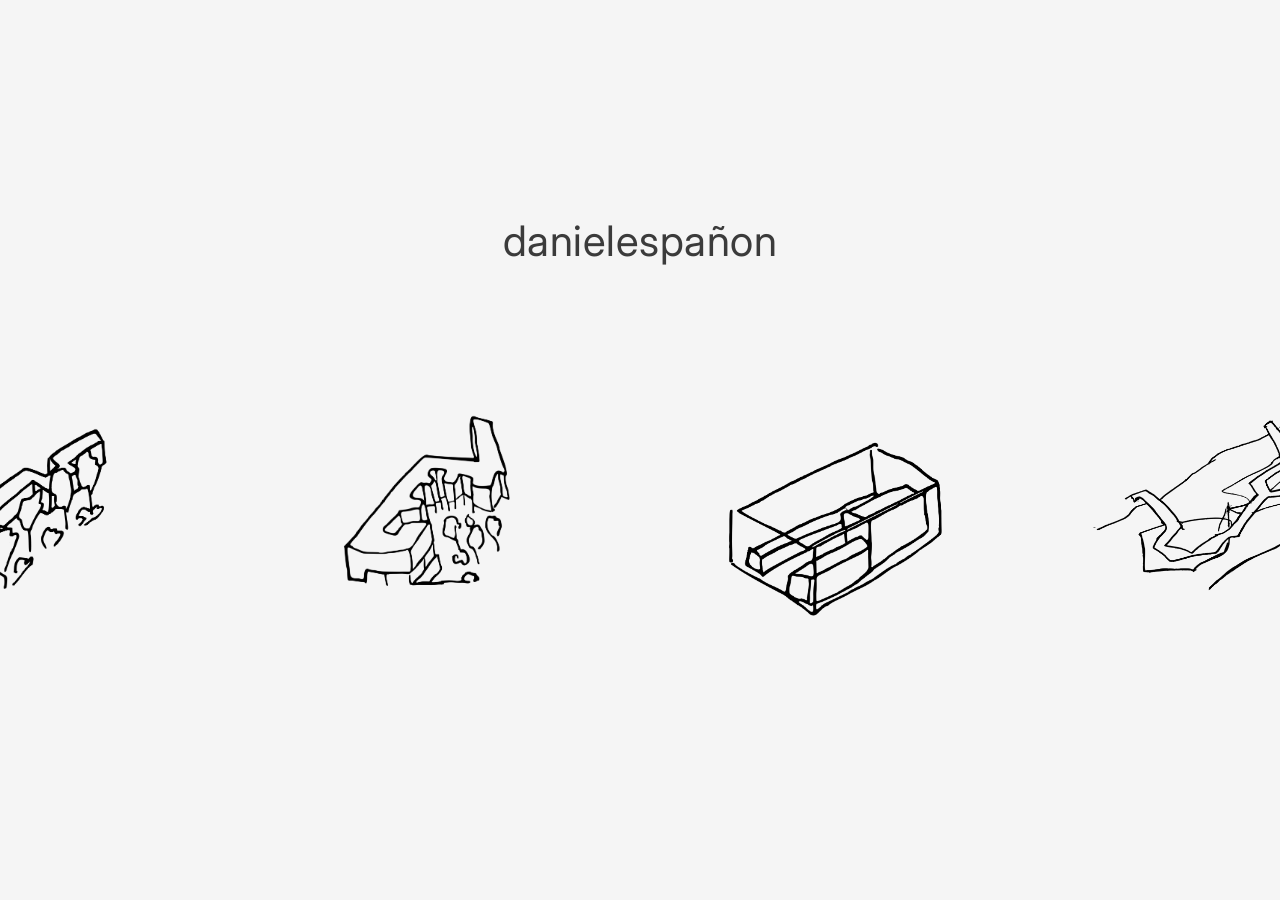
<file: index.html>
<!DOCTYPE html>
<html lang="en">

<head>
    <meta charset="UTF-8">
    <meta name="viewport" content="width=device-width, initial-scale=1.0">
    <title>danielespanon</title>
    <link rel="stylesheet" href="style.css">
    <link rel="preconnect" href="https://fonts.googleapis.com">
    <meta name="viewport" content="width=device-width, initial-scale=1.0">
    <link rel="icon" type="image/png" href="images/favicon.png">
<link rel="preconnect" href="https://fonts.gstatic.com" crossorigin>
<link href="https://fonts.googleapis.com/css2?family=Montserrat:ital,wght@0,100..900;1,100..900&display=swap" rel="stylesheet">

</head>

<link href="https://fonts.googleapis.com/css2?family=Inter:wght@300;400&family=Playfair+Display:wght@400;600&display=swap" rel="stylesheet">

<body>


  
  <section class="indice">
    <h1>danielespañon</h1>

<div class="grid">

    <a href="proyecto1.html" class="item" >
     <img src="images/indice 1.png" class="img-base">
     <img src="images/viviendas berlin.png" class="img-hover">
    </a>

    <a href="proyecto2.html" class="item">
     <img src="images/indice 2.png" class="img-base">
      <img src="images/san fiacre college.png" class="img-hover">
    </a>

    <a href="proyecto3.html" class="item">
       <img src="images/indice 3.png" class="img-base">
       <img src="images/la caja de los angeles.png" class="img-hover">
    </a>

    <a href="proyecto4.html" class="item">
      <img src="images/indice 44.png" class="img-base">
      <img src="images/bahariye bridge.png" class="img-hover">
    </a>

</div>

  

  

    

 <script src="javascript.js" defer></script>
      
</body>
</html>
</file>
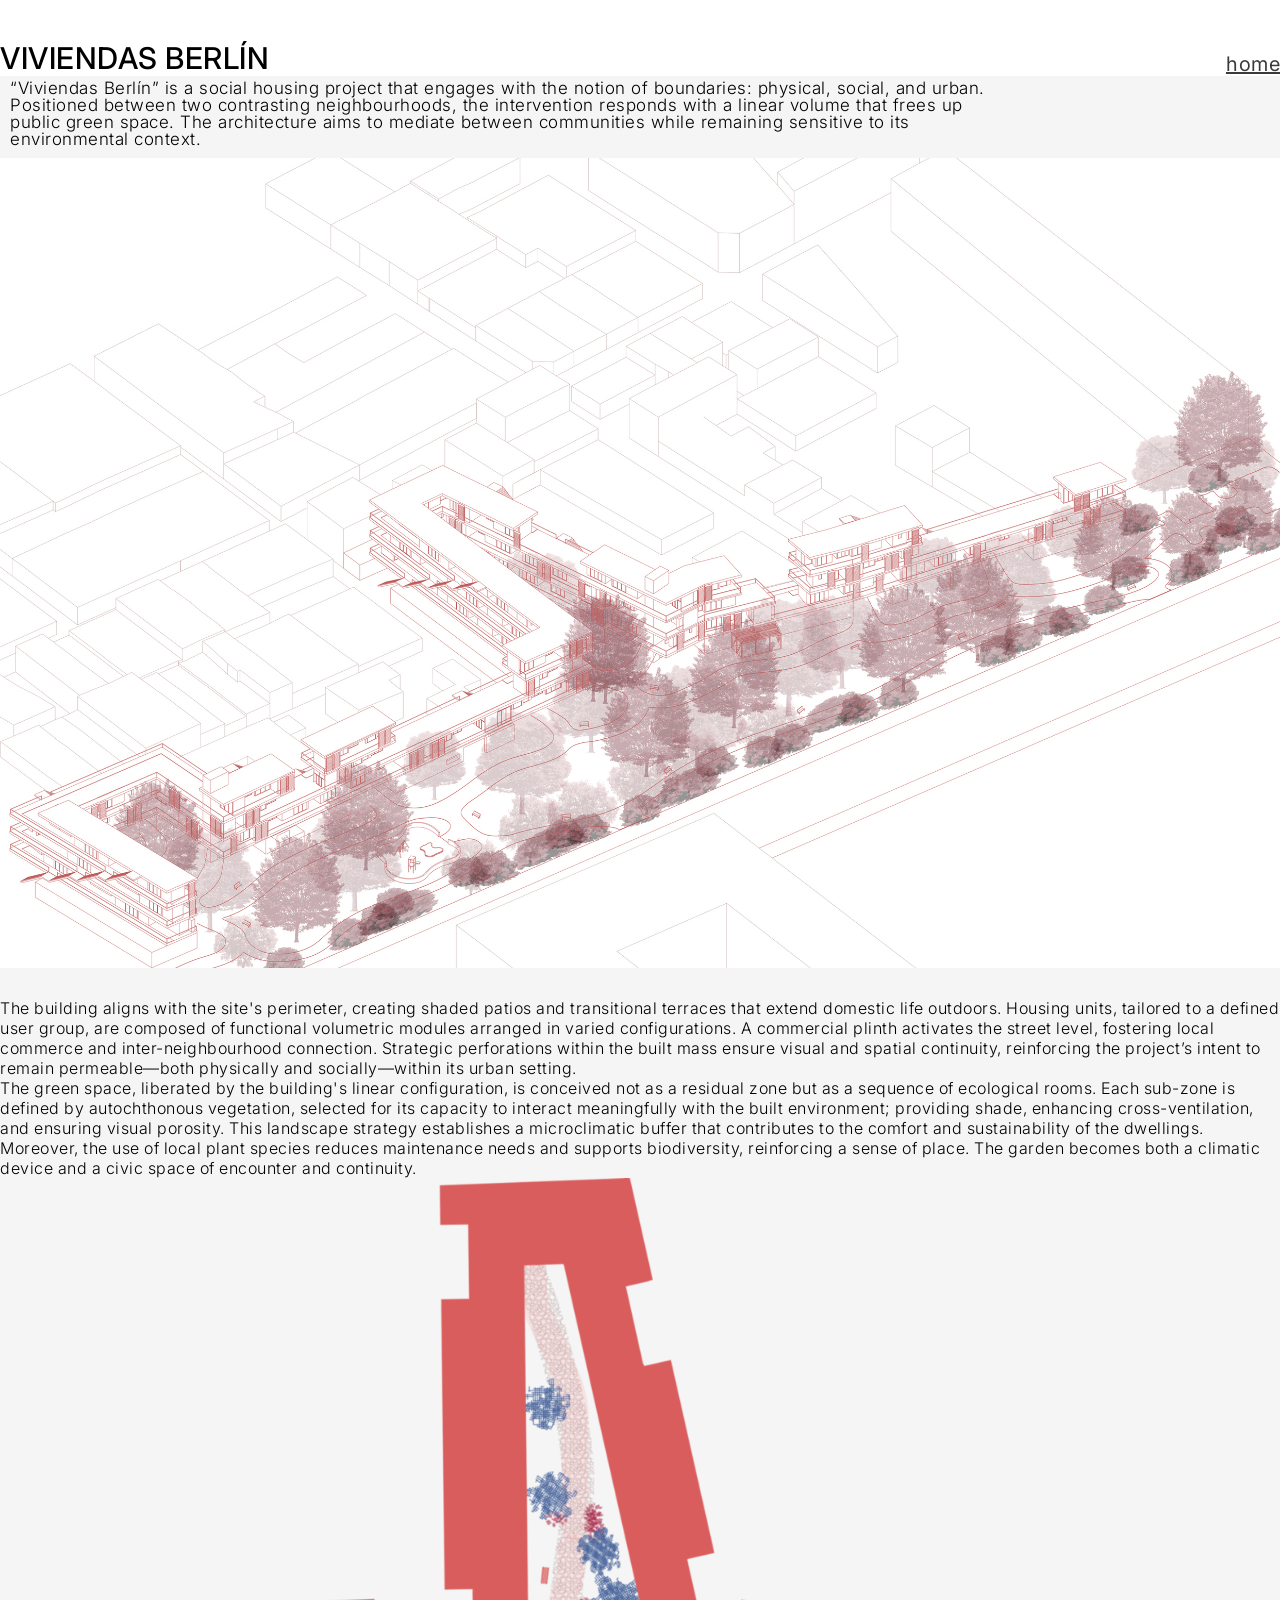
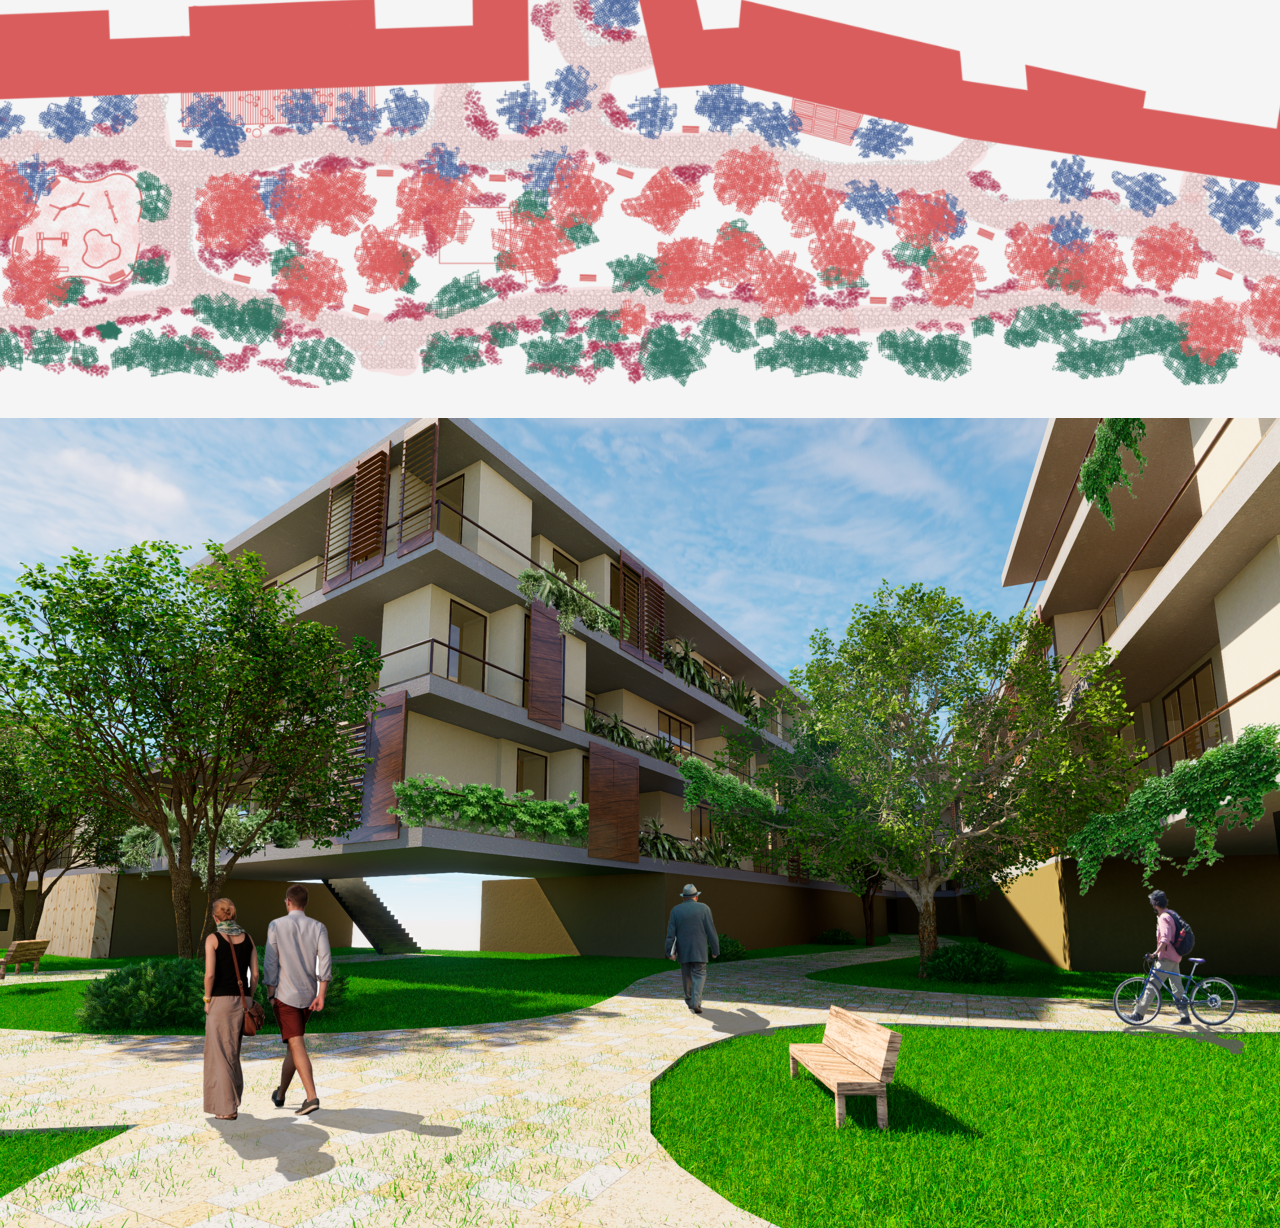
<file: proyecto1.html>
<!DOCTYPE html>
<html lang="en">

<head>
    <meta charset="UTF-8">
    <meta name="viewport" content="width=device-width, initial-scale=1.0">
    <title>danielespanon</title>
    <link rel="stylesheet" href="style.css">
    <link rel="preconnect" href="https://fonts.googleapis.com">
    <link rel="icon" type="image/png" href="images/favicon.png">
<link rel="preconnect" href="https://fonts.gstatic.com" crossorigin>
<link href="https://fonts.googleapis.com/css2?family=Montserrat:ital,wght@0,100..900;1,100..900&display=swap" rel="stylesheet">
<link href="https://fonts.googleapis.com/css2?family=Inter:wght@300;400&family=Playfair+Display:wght@400;600&display=swap" rel="stylesheet">


</head>

<body>
    

<div class="slider-container">

</section>
   <section id="proyecto1" class="proyecto">
    <header class="topbar">
        <h2 class="titulo">VIVIENDAS BERLÍN</h2>
        <a href="index.html"class="volver">home</a>
    </header>

   
     <p class="snap-section"   id="sec1">“Viviendas Berlín” is a social housing project that engages with the notion of boundaries: physical, social, and urban. Positioned between two contrasting neighbourhoods, the intervention responds with a linear volume that frees up public green space. The architecture aims to mediate between communities while remaining sensitive to its environmental context.</p>
     <img src="images/axonometria roja.jpg" alt="axonometriaroja" class="img-full">





     <p2 class="snap-section" id="sec2">The building aligns with the site's perimeter, creating shaded patios and transitional terraces that extend domestic life outdoors. Housing units, tailored to a defined user group, are composed of functional volumetric modules arranged in varied configurations. A commercial plinth activates the street level, fostering local commerce and inter-neighbourhood connection. Strategic perforations within the built mass ensure visual and spatial continuity, reinforcing the project’s intent to remain permeable—both physically and socially—within its urban setting. <br> The green space, liberated by the building's linear configuration, is conceived not as a residual zone but as a sequence of ecological rooms. Each sub-zone is defined by autochthonous vegetation, selected for its capacity to interact meaningfully with the built environment; providing shade, enhancing cross-ventilation, and ensuring visual porosity. This landscape strategy establishes a microclimatic buffer that contributes to the comfort and sustainability of the dwellings. Moreover, the use of local plant species reduces maintenance needs and supports biodiversity, reinforcing a sense of place. The garden becomes both a climatic device and a civic space of encounter and continuity.</p2>
     <img src="images/jardin pintao.png" alt="jardinpintao" class="img-full">


     
     <section class="snap-section"  id="sec3">
         <img src="images/fotom esquina berlin.png" class="img-full2">
     </section>
        
    

    </section>


  <script src="javascript.js" defer></script>
  </section>
</div>

</body>
</file>
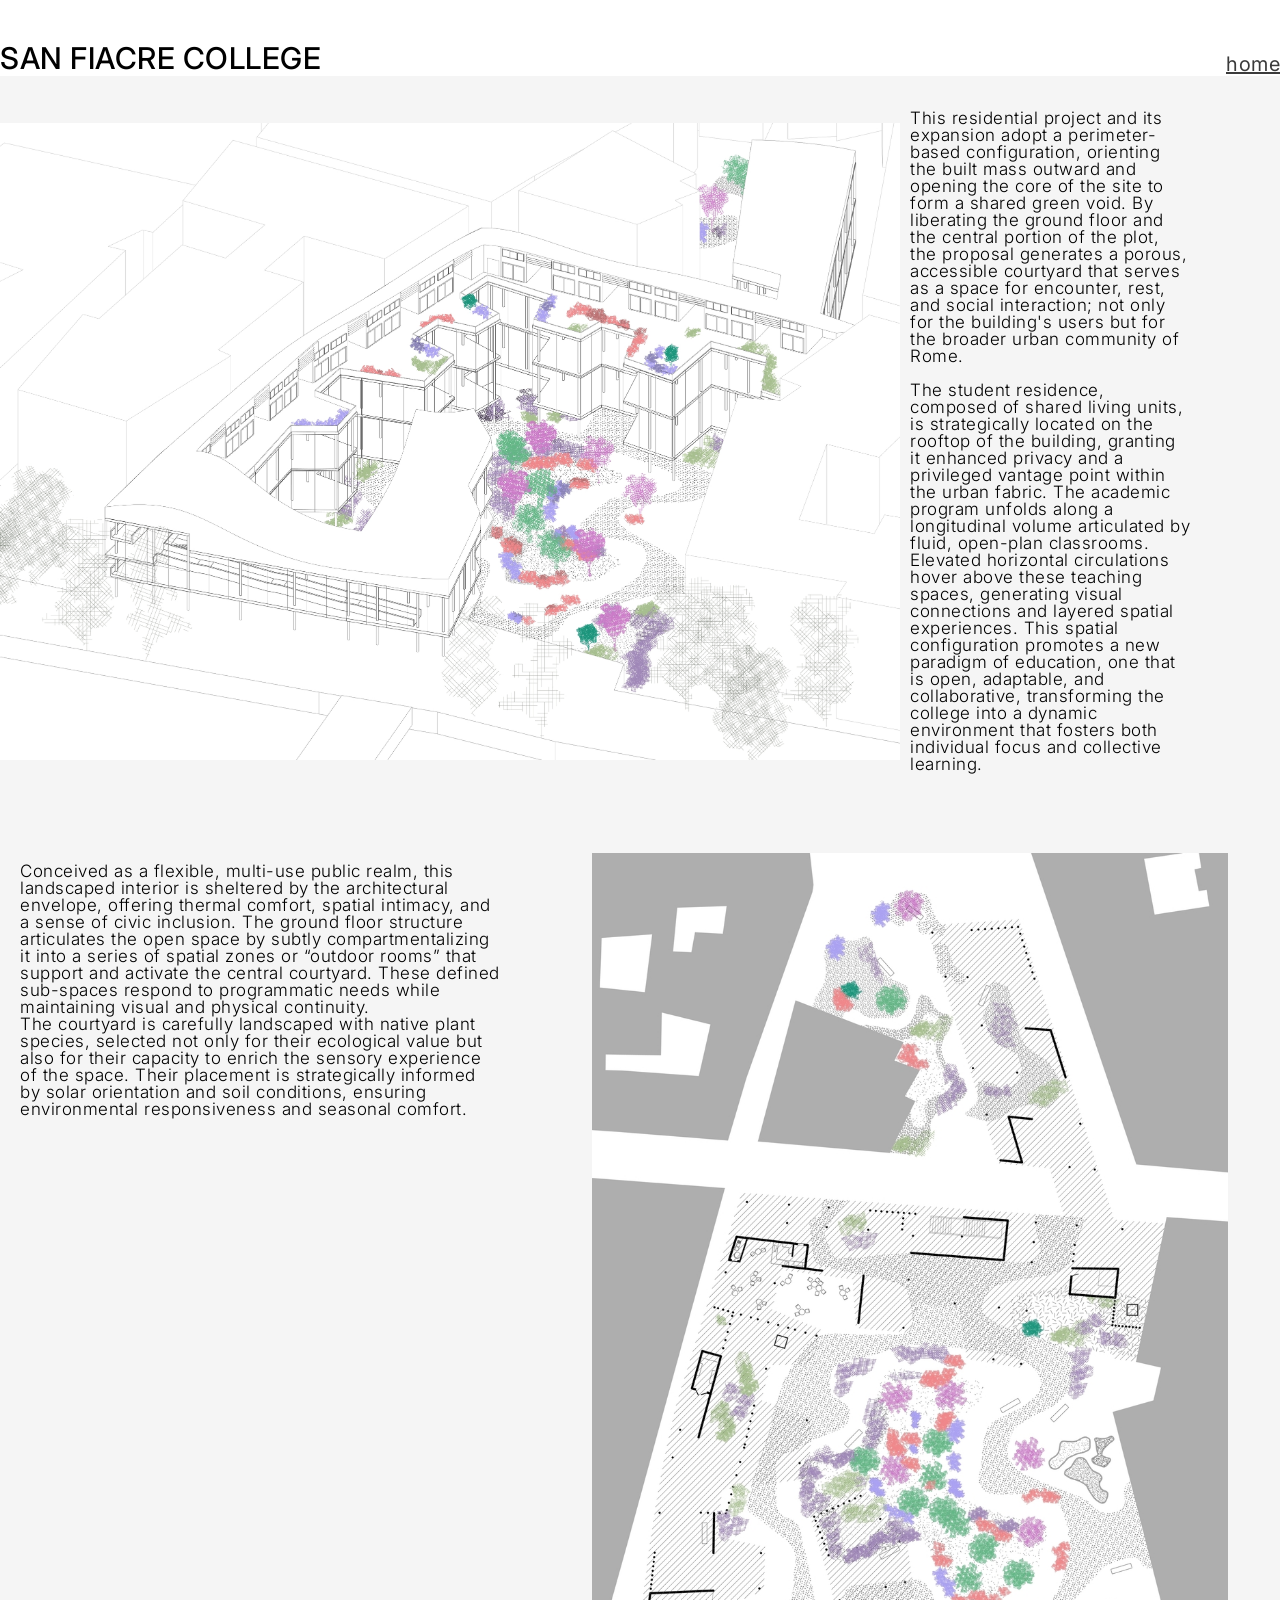
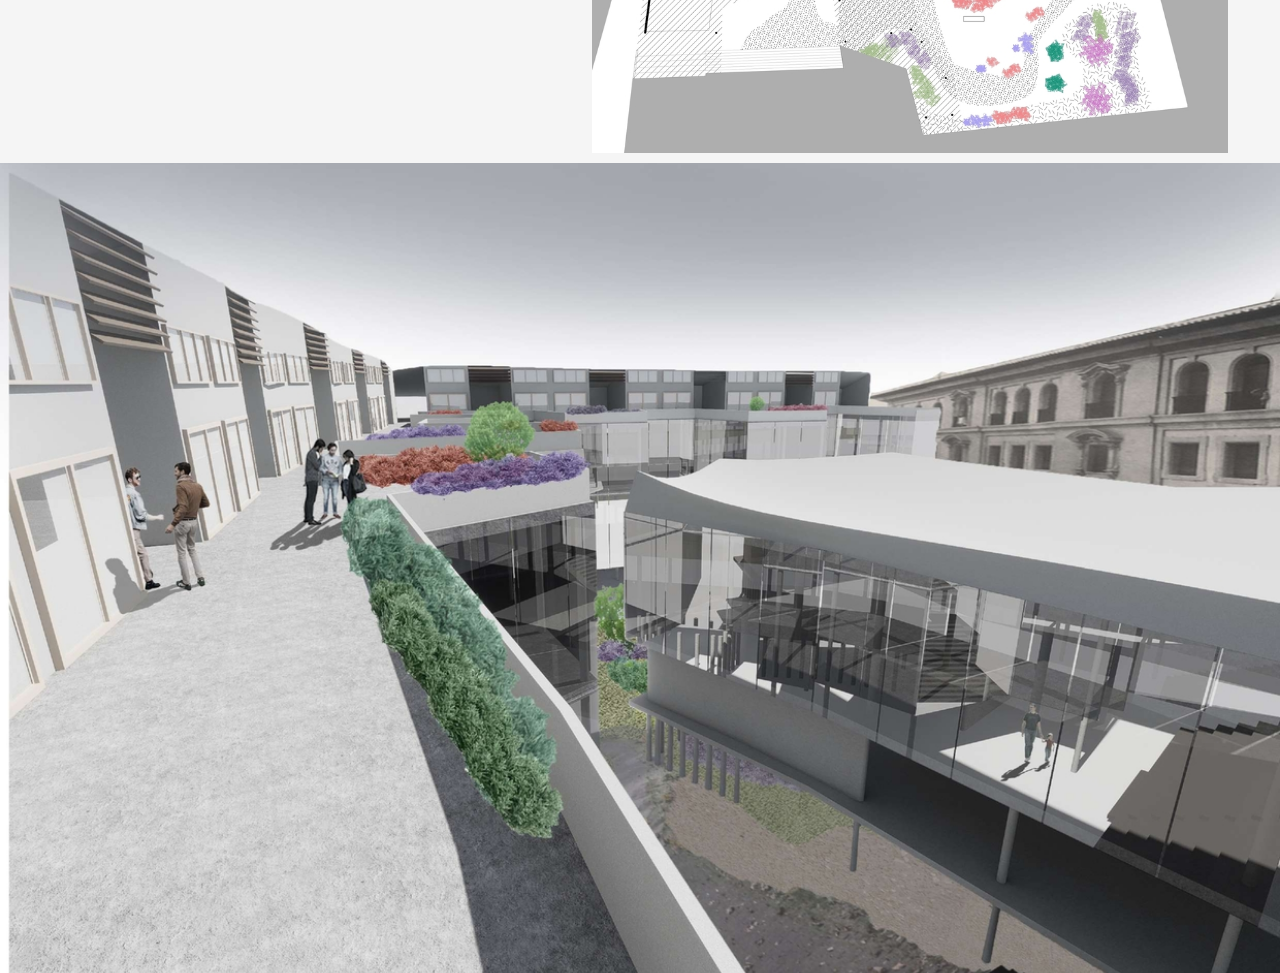
<file: proyecto2.html>
<!DOCTYPE html>
<html lang="en">

<head>
    <meta charset="UTF-8">
    <meta name="viewport" content="width=device-width, initial-scale=1.0">
    <title>danielespanon</title>
    <link rel="stylesheet" href="style.css">
    <link rel="preconnect" href="https://fonts.googleapis.com">
    <link rel="icon" type="image/png" href="images/favicon.png">
<link rel="preconnect" href="https://fonts.gstatic.com" crossorigin>
<link href="https://fonts.googleapis.com/css2?family=Montserrat:ital,wght@0,100..900;1,100..900&display=swap" rel="stylesheet">
<link href="https://fonts.googleapis.com/css2?family=Inter:wght@300;400&family=Playfair+Display:wght@400;600&display=swap" rel="stylesheet">


</head>

<body>
    <a href="index.html">danielespanon</a>
    <section id="proyecto2" class="proyecto">
    <header class="topbar">
        <h2 class="titulo">SAN FIACRE COLLEGE</h2>
        <a href="index.html"class="volver">home</a>
    </header>

     <div class="fila" class="snap-section" id="sec1">
       <div class="imagenizquierda">
         <img src="images/A4 AXONOMETRÍA san fiacre.jpg" alt="Imagen izquierda">
       </div>
        <div class="textoderecha">
          <p>This residential project and its expansion adopt a perimeter-based configuration, orienting the built mass outward and opening the core of the site to form a shared green void.
         By liberating the ground floor and the central portion of the plot, the proposal generates a porous, accessible courtyard that serves as a space for encounter, rest, and social interaction; not only for the building's users but for the broader urban community of Rome. <br> <br>
         The student residence, composed of shared living units, is strategically located on the rooftop of the building, granting it enhanced privacy and a privileged vantage point within the urban fabric. The academic program unfolds along a longitudinal volume articulated by fluid, open-plan classrooms. Elevated horizontal circulations hover above these teaching spaces, generating visual connections and layered spatial experiences. This spatial configuration promotes a new paradigm of education, one that is open, adaptable, and collaborative, transforming the college into a dynamic environment that fosters both individual focus and collective learning.</p>
        </div>
      </div>

    

       <div class="layout">

        <!-- TEXTO IZQUIERDA -->
        <div class="texto">
       <p class="snap-section" id="sec2">
      Conceived as a flexible, multi-use public realm, this landscaped interior is sheltered by the architectural envelope, offering
thermal comfort, spatial intimacy, and a
sense of civic inclusion. The ground floor
structure articulates the open space by subtly compartmentalizing it into a series of spatial zones or “outdoor rooms” that
support and activate the central courtyard.
These defined sub-spaces respond
to programmatic needs while maintaining
visual and physical continuity. <br>
The courtyard is carefully landscaped with native plant species, selected not only for
their ecological value but also for their capacity to enrich the sensory experience of the space. Their placement is strategically informed by solar orientation and
soil conditions, ensuring environmental responsiveness and seasonal comfort.
       </p>
       </div>

    <div class="gallery"  id="gallery">
       <div class="gallery-track" id="galleryTrack">
         <img src="images/A4 JARDIN PLANTAS_page-0001.jpg" class="gallery-item" />
         <img src="images/A4 JARDIN ILUMINACIÓN_page-0001.jpg" class="gallery-item" />
         <img src="images/A4 JARDIN MOBILIARIO_page-0001.jpg" class="gallery-item" />
         <img src="images/A4 JARDIN RECORRIDOS_page-0001.jpg" class="gallery-item" />
         <img src="images/A4 JARDIN RIEGO_page-0001.jpg" class="gallery-item" />
       </div>
    </div>

       </div>
       <section class="snap-section" id="sec4">
         <img src="images/desde azotea.jpg" alt=" clase de imagen" class="img-full2">
       </section>
       
</section>


<script src="javascript.js" defer></script>
</body>
</html>
</file>
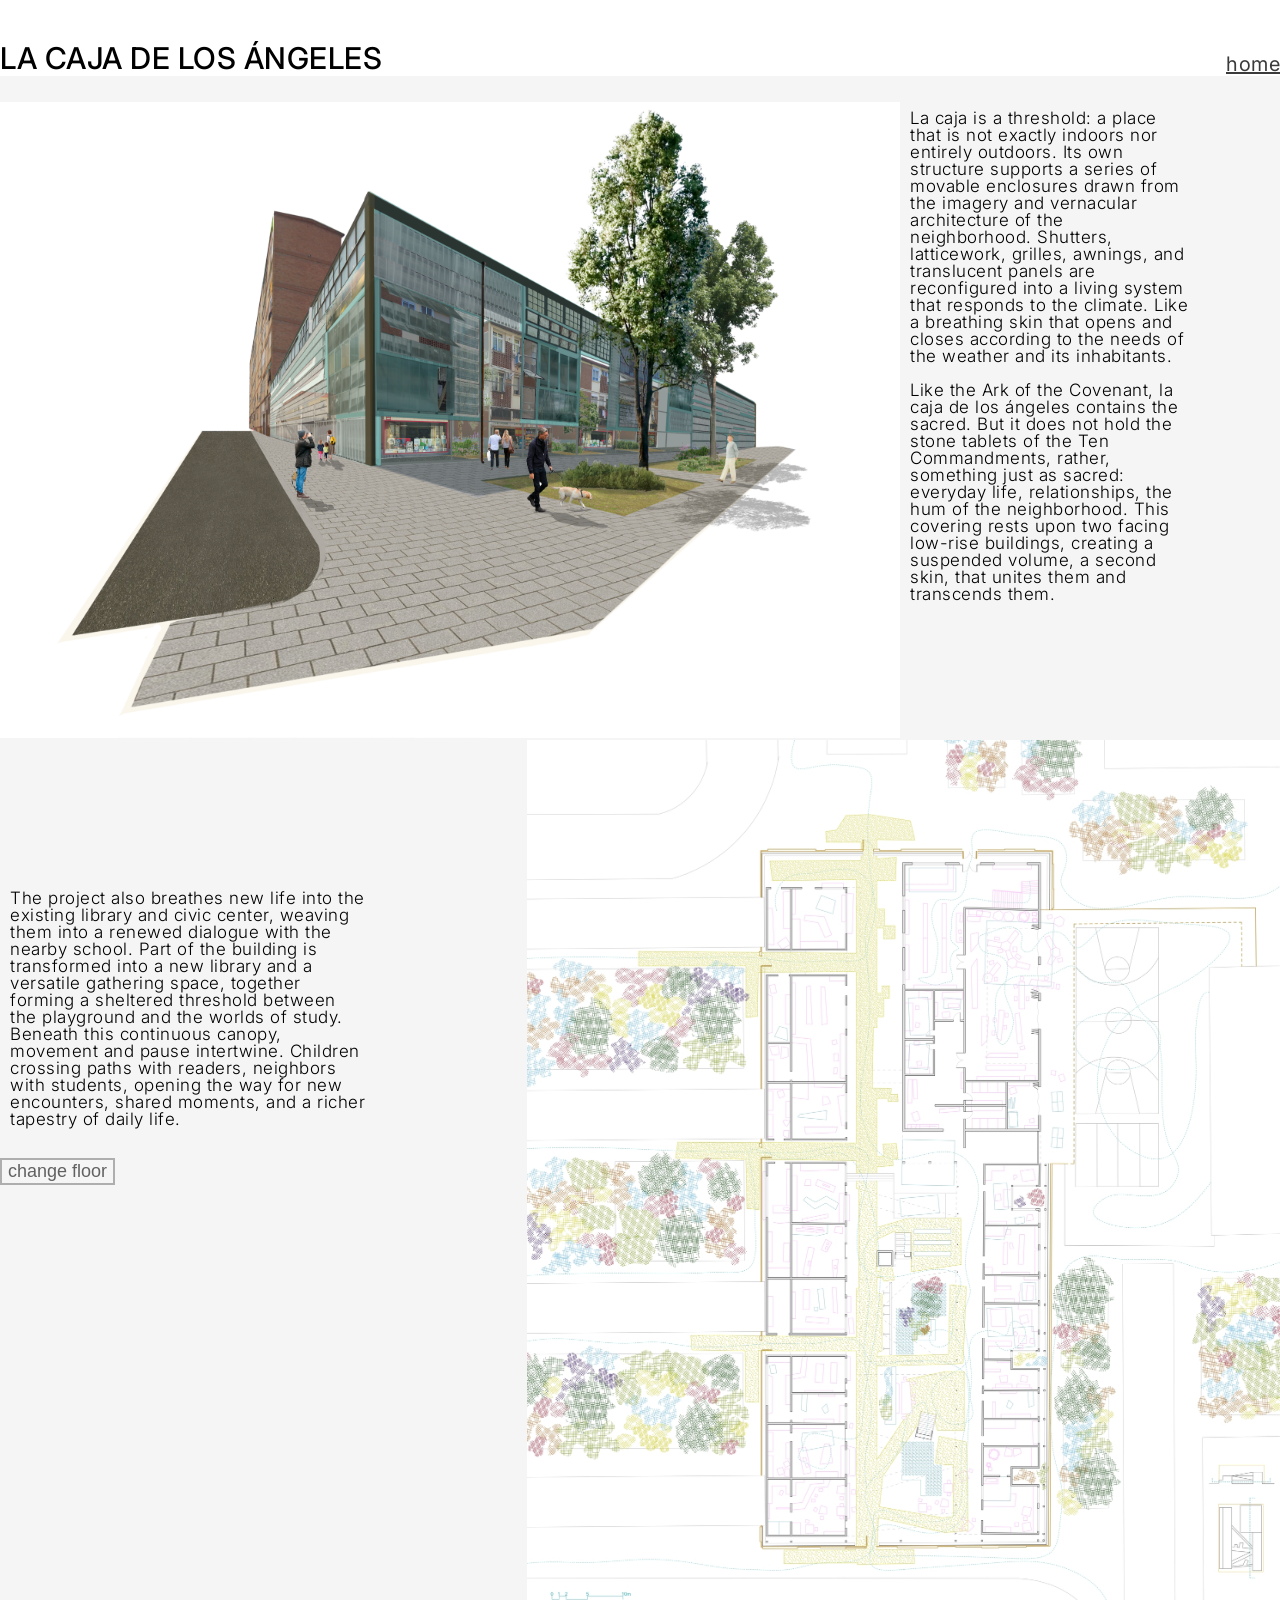
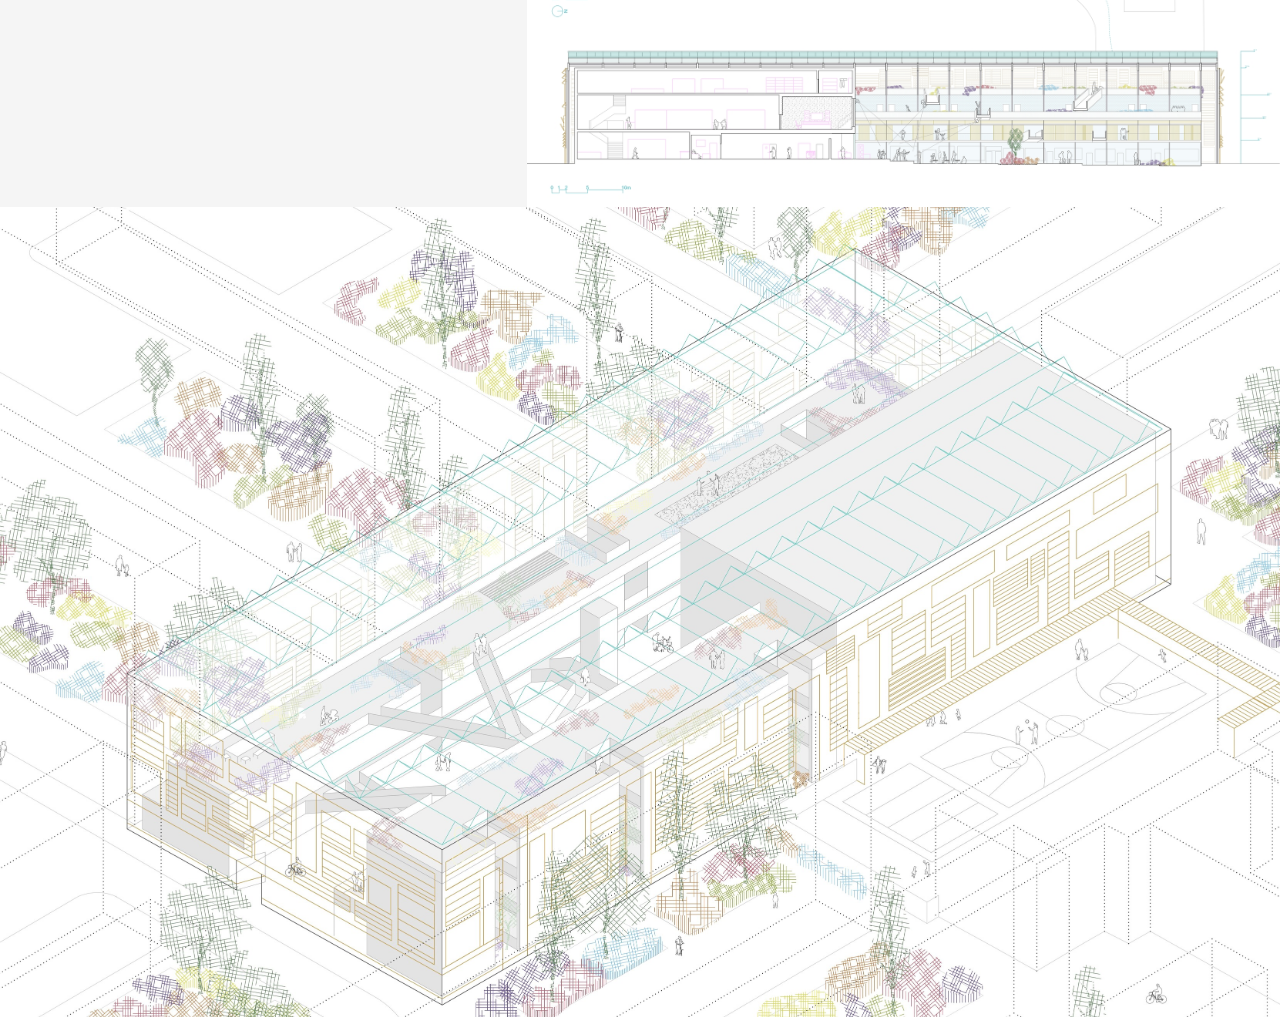
<file: proyecto3.html>
<!DOCTYPE html>
<html lang="en">

<head>
    <meta charset="UTF-8">
    <meta name="viewport" content="width=device-width, initial-scale=1.0">
    <title>danielespanon</title>
    <link rel="stylesheet" href="style.css">
    <link rel="preconnect" href="https://fonts.googleapis.com">
    <link rel="icon" type="image/png" href="images/favicon.png">
<link rel="preconnect" href="https://fonts.gstatic.com" crossorigin>
<link href="https://fonts.googleapis.com/css2?family=Montserrat:ital,wght@0,100..900;1,100..900&display=swap" rel="stylesheet">
<link href="https://fonts.googleapis.com/css2?family=Inter:wght@300;400&family=Playfair+Display:wght@400;600&display=swap" rel="stylesheet">


</head>

<body>
     <a href="index.html">danielespanon</a>
    <section id="proyecto3" class="proyecto">
    <header class="topbar">
        <h2 class="titulo">LA CAJA DE LOS ÁNGELES</h2>
        <a href="index.html"class="volver">home</a>
    </header>
   
    <section class="snap-section" id="sec1">
        

    <div class="fila">
      <div class="imagenizquierda">
        <img src="images/fotomontaje fuera caja.png" alt="Imagen izquierda">
      </div>
      <div class="textoderecha">
       <p>La caja is a threshold: a place that is not exactly indoors nor entirely outdoors. Its own structure supports a series of movable enclosures drawn from the imagery and vernacular architecture of the neighborhood. Shutters, latticework, grilles, awnings, and translucent panels are reconfigured into a living system that responds to the climate. Like a breathing skin that opens and closes according to the needs of the weather and its inhabitants. <br> <br>
     Like the Ark of the Covenant, la caja de los ángeles contains the sacred. But it does not hold the stone tablets of the Ten Commandments, rather, something just as sacred: everyday life, relationships, the hum of the neighborhood. This covering rests upon two facing low-rise buildings, creating a suspended volume, a second skin, that unites them and transcends them.</p>
      </div>

    </div>
  </section>
    <section class="snap-section" id="sec2">
        

    <div class="fila invertida">
        <div class="imagenderecha">
            <img id="imagen-proyecto" src="images/planta abajo san cristo.jpg">
            
        </div>
        <div class="textoizquierda">
            <p>The project also breathes new life into the existing library and civic center, weaving them into a renewed dialogue with the nearby school. Part of the building is transformed into a new library and a versatile gathering space, together forming a sheltered threshold between the playground and the worlds of study. Beneath this continuous canopy, movement and pause intertwine. Children crossing paths with readers, neighbors with students, opening the way for new encounters, shared moments, and a richer tapestry of daily life.</p>
            <button class="btn-cambiar" onclick="cambiarImagen()">change floor</button>
        </div>
    </div> 
        </section>
  </section>

<section class="snap-section" id="sec3">
        <img src="images/PANEL AXONOMETRIA caja recort.jpg" alt="" class="img-full2">
</section>
 


  <script src="javascript.js" defer></script>
</body>
</file>
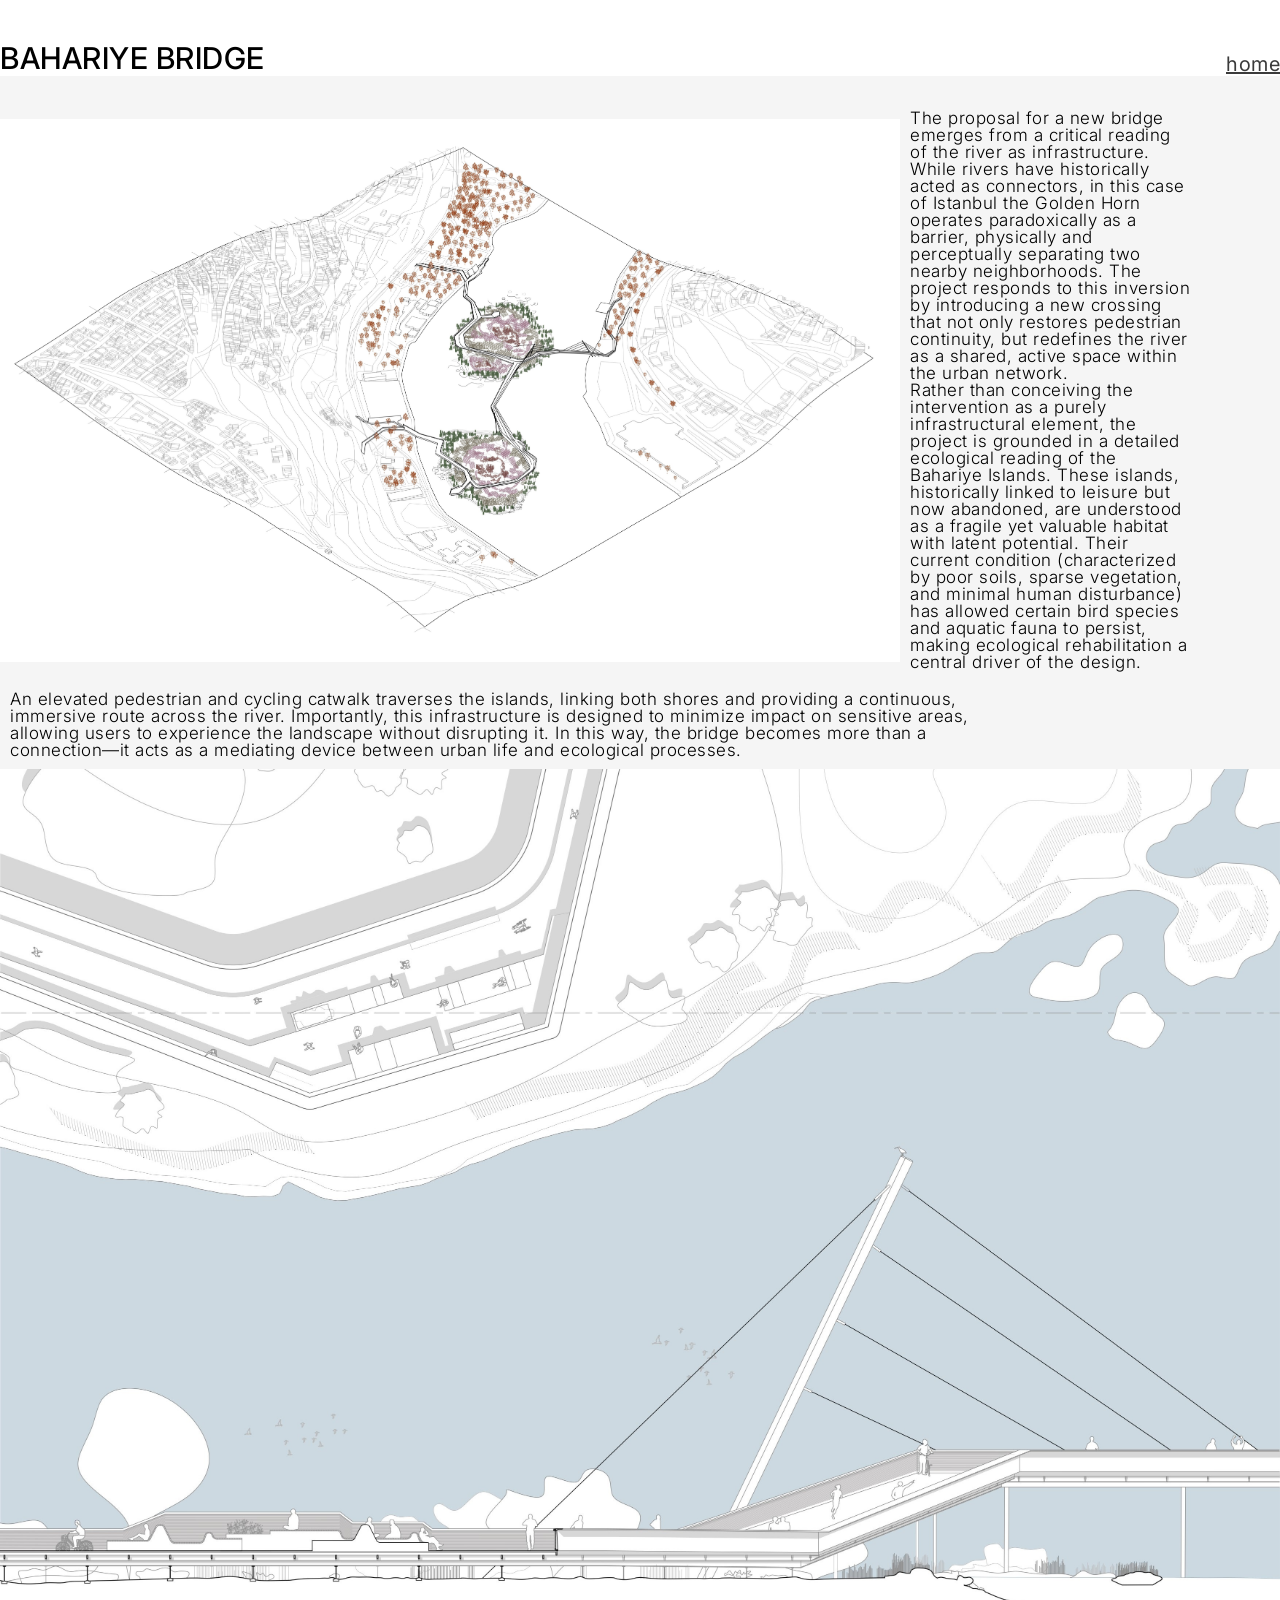
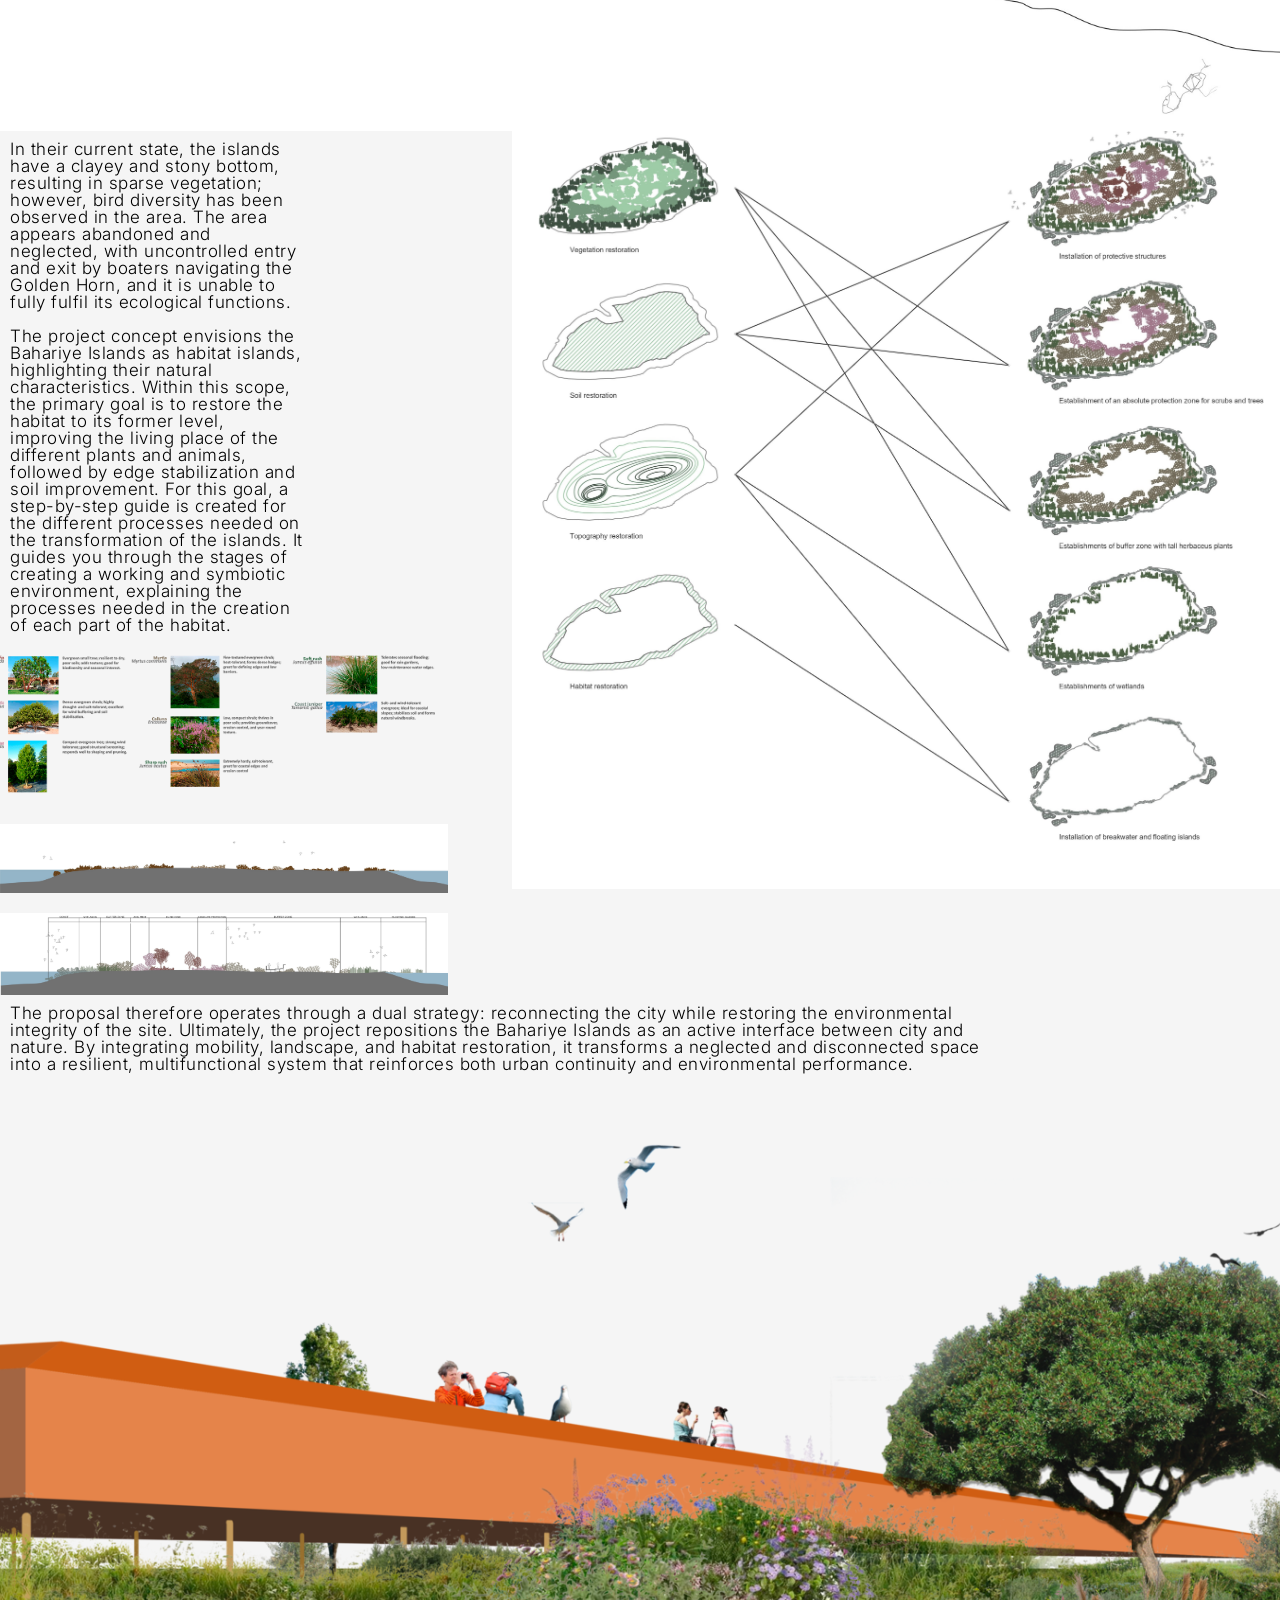
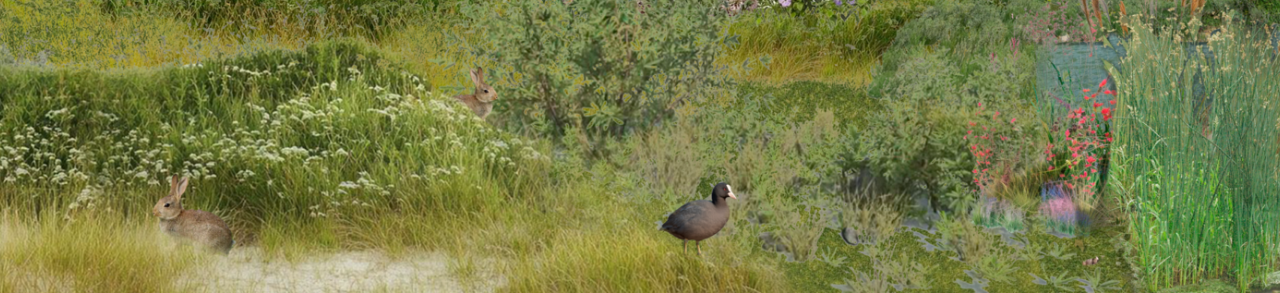
<file: proyecto4.html>
<!DOCTYPE html>
<html lang="en">

<head>
    <meta charset="UTF-8">
    <meta name="viewport" content="width=device-width, initial-scale=1.0">
    <title>danielespanon</title>
    <link rel="stylesheet" href="style.css">
    <link rel="preconnect" href="https://fonts.googleapis.com">
    <link rel="icon" type="image/png" href="images/favicon.png">
<link rel="preconnect" href="https://fonts.gstatic.com" crossorigin>
<link href="https://fonts.googleapis.com/css2?family=Montserrat:ital,wght@0,100..900;1,100..900&display=swap" rel="stylesheet">
<link href="https://fonts.googleapis.com/css2?family=Inter:wght@300;400&family=Playfair+Display:wght@400;600&display=swap" rel="stylesheet">


</head>

<body>
     <a href="index.html">danielespanon</a>
    <section id="proyecto4" class="proyecto">

    <header class="topbar">
        <h2 class="titulo">BAHARIYE BRIDGE</h2>
        <a href="index.html"class="volver">home</a>
    </header> 
        



    <div class="fila">

      <div class="imagenizquierda">
        <img src="images/axonometria.jpg" alt="Imagen izquierda">
      </div>
      <div class="textoderecha">
       
       <p class="snap-section" id="sec1">The proposal for a new bridge emerges from a critical reading of the river as infrastructure. While rivers have historically acted as connectors, in this case of Istanbul the Golden Horn operates paradoxically as a barrier, physically and perceptually separating two nearby neighborhoods. The project responds to this inversion by introducing a new crossing that not only restores pedestrian continuity, but redefines the river as a shared, active space within the urban network. <br>

Rather than conceiving the intervention as a purely infrastructural element, the project is grounded in a detailed ecological reading of the Bahariye Islands. These islands, historically linked to leisure but now abandoned, are understood as a fragile yet valuable habitat with latent potential. Their current condition (characterized by poor soils, sparse vegetation, and minimal human disturbance) has allowed certain bird species and aquatic fauna to persist, making ecological rehabilitation a central driver of the design.
</p>
      </div>

    </div>
<p class="snap-section" id="sec2">An elevated pedestrian and cycling catwalk traverses the islands, linking both shores and providing a continuous, immersive route across the river. Importantly, this infrastructure is designed to minimize impact on sensitive areas, allowing users to experience the landscape without disrupting it. In this way, the bridge becomes more than a connection—it acts as a mediating device between urban life and ecological processes.</p>

<div class="imagen-con-snap">
    <img src="images/planta detallada con seccion.jpg" class="a1">
    <div class="snap-point"></div>
</div>



<div class="fila-regeneracion">

     <div class="columna-izquierda">


        <div class="textoizquierda3">
            <p class="snap-section" id="sec3">In their current state, the islands have a clayey and stony bottom, resulting in sparse vegetation; however, bird diversity has been observed in the area. The area appears abandoned and neglected, with uncontrolled entry and exit by boaters navigating the Golden Horn, and it is unable to fully fulfil its ecological functions. <br> <br> The project concept envisions the Bahariye Islands as habitat islands, highlighting their natural characteristics. Within this scope, the primary goal is to restore the habitat to its former level, improving the living place of the different plants and animals, followed by edge stabilization and soil improvement. For this goal, a step-by-step guide is created for the different processes needed on the transformation of the islands. It guides you through the stages of creating a working and symbiotic environment, explaining the processes needed in the creation of each part of the habitat. </p>
           
        </div>
        <div class="imagenizquierda2">
            <img src="images/tipos plantas juntas.png" >
            <img src="images/seccion zonas antes.jpg">
            <img src="images/seccion zonas despues.jpg">
        </div>
    </div> 
       
    <div class="imagenderecha2">
            <img src="images/pasos regeneracion islas.jpg"> 
      </div>
    
</div>  




<p class="snap-section" id="sec4">
            The proposal therefore operates through a dual strategy: reconnecting the city while restoring the environmental integrity of the site. 



Ultimately, the project repositions the Bahariye Islands as an active interface between city and nature. By integrating mobility, landscape, and habitat restoration, it transforms a neglected and disconnected space into a resilient, multifunctional system that reinforces both urban continuity and environmental performance.


</p>

        <img src="images/fotomontaje puente abajo.png" alt=" clase de imagen" class="img-full2">
        
    </section>
 

    <script src="javascript.js" defer></script>
</body>
</file>
<file: style.css>
.grid {
  display: flex;
  justify-content: center;
  align-items: center;
  gap: 0px;
}

html, body {
  overflow-x: hidden;
  overflow: visible;
}

body {
  font-family: 'Inter', sans-serif;
  font-weight: 300;
  letter-spacing: 0.5px;
  margin: 0;
  background: #f5f5f5;
  opacity: 1;
  transition: opacity 0.6s ease;

}
body.loaded {
  opacity: 1;
}

body.fade-out {
  opacity: 0;
}


.indice {
  height: 100vh;              
  display: flex;
  flex-direction: column;
  justify-content: center;    
  align-items: center; 
}


.grid img {
  width: 400;
  height: 400px;
  object-fit: cover;
  cursor: pointer;
  transition: transform 0.7s, opacity 0.7s;
}

.item {
  position: relative;
  width: 400px;
  height: 400px;
  overflow: hidden;
}

.grid img:hover {
  transform: scale(1.1);
  opacity: 0.5;
}

.item img {
  position: absolute;
  width: 100%;
  height: 100%;
  object-fit: cover;
  top: 0;
  left: 0;
  transition: opacity 0.4s ease, transform 0.4s ease, filter 0.4s ease;
}

.img-base {
  opacity: 1;
  transform: scale(1);
  filter: brightness(1);
}

.img-hover {
  opacity: 0;
  transform: scale(1);
}
.item:hover .img-base {
  transform: scale(1.1);      
  filter: opacity(0.5);    
}

.item:hover .img-hover {
  opacity: 1;
}
.topbar {
  position: fixed;
  top: 0;
  left: 0;
  width: 100%;
  z-index: 1000;
  display: flex;
  justify-content: space-between; /* izquierda / derecha */
  align-items: flex-end;

  box-sizing: border-box;
  background-color: rgb(255, 255, 255);
}

.volver {
  font-family: 'Inter', serif;
  color: rgb(59, 59, 59);
  font-size: 20px;
  font-weight: 400;

}


.img-full {
  width: 100%;
  height: 90vh;
  position: center;
  object-fit: cover;
  display: block;
  gap: 30px;
  padding: 0 0 30px;
}

.img-full2 {
  width: 100%;
  height: 90vh;
  position: center;
  object-fit: cover;
  display: block;
}

.fila {
  display: flex;
}

.fila.invertida {
  display: flex;
  flex-direction: row-reverse;
}

.fila-regeneracion{
    display:flex;
    flex-direction:row;
    justify-content:space-between;
    align-items:flex-start;
    width:100%;
    gap:40px;
}


.columna-izquierda{
    flex:0 0 35%;
}
.imagenizquierda {
  width: 90%;
}
.imagenderecha {
  width: 60%;
  
}
.imagenderecha img {
  width: 100%;
  height: auto;
  display: block;
}

.imagenizquierda img {
  width: 100%;
  height: 100%;
  object-fit: contain;
}

.imagenderecha2{
    flex:0 0 60%;
}

.imagenderecha2 img{
    width:100%;
    height:auto;
    display:block;
}


.imagenizquierda2{
   display: flex;
    flex-direction:column;
    gap:20px;
}

.imagenizquierda2 img{
    width:100%;
    height:auto;
    display:block;
}

.btn-cambiar {

 align-self: flex-start;
  margin-top: 20px;
  background: none;
  border: grey solid 2px;
  font-size: 18px;
  cursor: pointer;

  opacity: 0.6;
  transition: opacity 0.3s;
}

.btn-cambiar:hover {
  opacity: 1;
}

.galeria {
  height: 100vh;
  display: flex;
  justify-content: center;
  align-items: center;
}

.galeria img {
  width: 100vw;
  height: 100vh;
  object-fit: contain;
  transition: opacity 0.6s ease;
  opacity: 1;
}
.galeria-horizontal {
  display: flex;
  gap: 20px;

  overflow-x: auto;     
  overflow-y: hidden;

  width: 100vw;
  height: 80vh;

  padding: 20px;
  box-sizing: border-box;
  scroll-snap-type: x mandatory;
  margin-bottom: 40px;
  cursor: pointer;
}



.galeria2 {
  width: 65%;
  height: 100%;
  overflow: hidden; /* clave */
}

/* SLIDER */
.slider {
  display: flex;
  height: 100%;
  transition: transform 0.6s ease;
}

/* IMÁGENES */
.slider img {
  width: 100%;
  height: 100%;
  flex-shrink: 0;

  object-fit: contain; /* 👈 clave para NO zoom */
}



.galeria-horizontal img {
  height: 100%;        
  width: auto;          

  flex-shrink: 0;      
  object-fit: cover;
  scroll-snap-align: start;
  
}

#overlay {
  position: fixed;
  top: 0;
  left: 0;
  width: 100vw;
  height: 100vh;

  background: rgba(0, 0, 0, 0.9);

  display: flex;
  justify-content: center;
  align-items: center;

  opacity: 0;
  pointer-events: none;
  transition: opacity 0.3s ease;
  z-index: 100000;
}

/* CUANDO ESTÁ ACTIVO */
#overlay.active {
  opacity: 1;
  pointer-events: all;
}

/* IMAGEN AMPLIADA */
#overlay img {
  max-width: 90vw;
  max-height: 90vh;
  object-fit: contain;
  cursor: grab;
  transition: transform 0.1s ease;
}
#overlay img:active {
  cursor: grabbing;
}
#overlay.active img {
  transform: scale(1);
}



#slider {
  width: 70vw;
  height: 80vh;
  object-fit: contain;
  background: white; 
  transition: opacity 0.6s ease;
  display: block;
  margin: 0 auto;
}

h1 {
  font-family: 'Inter', serif;
  color: rgb(59, 59, 59);
  font-size: 42px;
  font-weight: 400;
  margin-bottom: 40px;
  font-size: 20 px;
  text-align: left;
  margin-top: 20px;
}

h2 {
  font-family: 'Inter', serif;
  font-size: 24px;
  font-weight: 500;
  margin-bottom: 20px;
  margin : 10px;
  margin-top: 40px;
}


p {
  max-width: 1000px;
  line-height: 1;
  font-size : 17px;
  margin: 10px;
}

.p2 {
  max-width: 100%;
  line-height: 1;
  font-size : 17px;
  margin: 10px;
  margin-top: 50px;
  margin-bottom: 50px;
}

.textoderecha {
  width: 30%;
  font-size: 12px;
  display: flex;
  box-sizing: border-box;
  margin-right: 80px
}

.textoizquierda {
  width: 30%;
  font-size: 15px;
  display: flex;
  flex-direction: column;
  box-sizing: border-box;
  margin-top: 140px;
  margin-right: 150px;
}
.textoizquierda2 {
  width: 30%;
  font-size: 15px;
  display: flex;
  flex-direction: column;
  box-sizing: border-box;

  margin-right: 150px;
}

.textoizquierda3 {
  width: 70%;
  font-size: 15px;
  display: flex;
  flex-direction: column;
  box-sizing: border-box;

  margin-right: 150px;
}

.proyecto {
  margin-top: 80px;
}

.titulo {
   font-family: 'Inter', serif;
  font-size: 30px;
  font-weight: 500;
  margin-bottom: 20px;
  margin : 0px;
  margin-top: 40px;
 
}



.item:hover img {
  filter: brightness(40%);
}


.gallery {
  overflow: hidden;
  cursor: pointer;
  flex: 1;
  max-width: 800px;

}

.gallery-track {
  display: flex;
  transition: transform 0.8s cubic-bezier(0.77, 0, 0.175, 1);
}

.gallery-item {
  width: 100%;
  height: 900px;
  object-fit: contain;
  flex-shrink: 0;
}
  
.layout {
  display: flex;
  justify-content: space-between;
  align-items: flex-start;
  gap: 40px;

  padding: 10px;
  margin-top: 60px;
}

.texto {
  width: 40%;
  max-width: 500px;
}


html{
    scroll-behavior:smooth;
    scroll-snap-type:y proximity;
}




/* capa de transición */
.page-transition {
  position: fixed;
  top: 0;
  left: 0;
  width: 100vw;
  height: 100vh;
  background: #f5f5f5;
  z-index: 9999;

  transform: scale(0.8);
  opacity: 0;
  pointer-events: none;

  transition: transform 0.8s cubic-bezier(0.22, 1, 0.36, 1),
              opacity 0.8s ease;
}

.page-transition.active {
  transform: scale(1);
  opacity: 1;
}

.zoom-image {
  position: fixed;
  z-index: 10000;
  object-fit: cover;
  transition: all 0.8s cubic-bezier(0.22, 1, 0.36, 1);
}
.zoom-clone {
  position: fixed;
  z-index: 9999;
  object-fit: cover;
  transition: all 0.9s cubic-bezier(0.22, 1, 0.36, 1);
  will-change: top, left, width, height;
    filter: blur(0px);
}

.zoom-transition {
  position: fixed;
  z-index: 99999;
  object-fit: cover;
  transition: all 1s cubic-bezier(0.22, 1, 0.36, 1);
  will-change: transform, width, height, top, left;
}

.zoom-clone.zooming {
  filter: blur(6px);
}
 
.fade-content {
  opacity: 0;
  transition: opacity 0.4s ease;
}

.fade-out {
  opacity: 0 !important;
  transition: opacity 0.6s ease;
}

.grid,
h1 {
  transition: opacity 0.6s ease;
}


.a1 {
  width: 100vw;
  height: auto;
  display: block;
  position: relative;
}


.snap-section{
    scroll-margin-top:80px;
}

.snap-point{
    position:absolute;
    top:50%;
    left:0;
    width:1px;
    height:1px;
}
</file>
